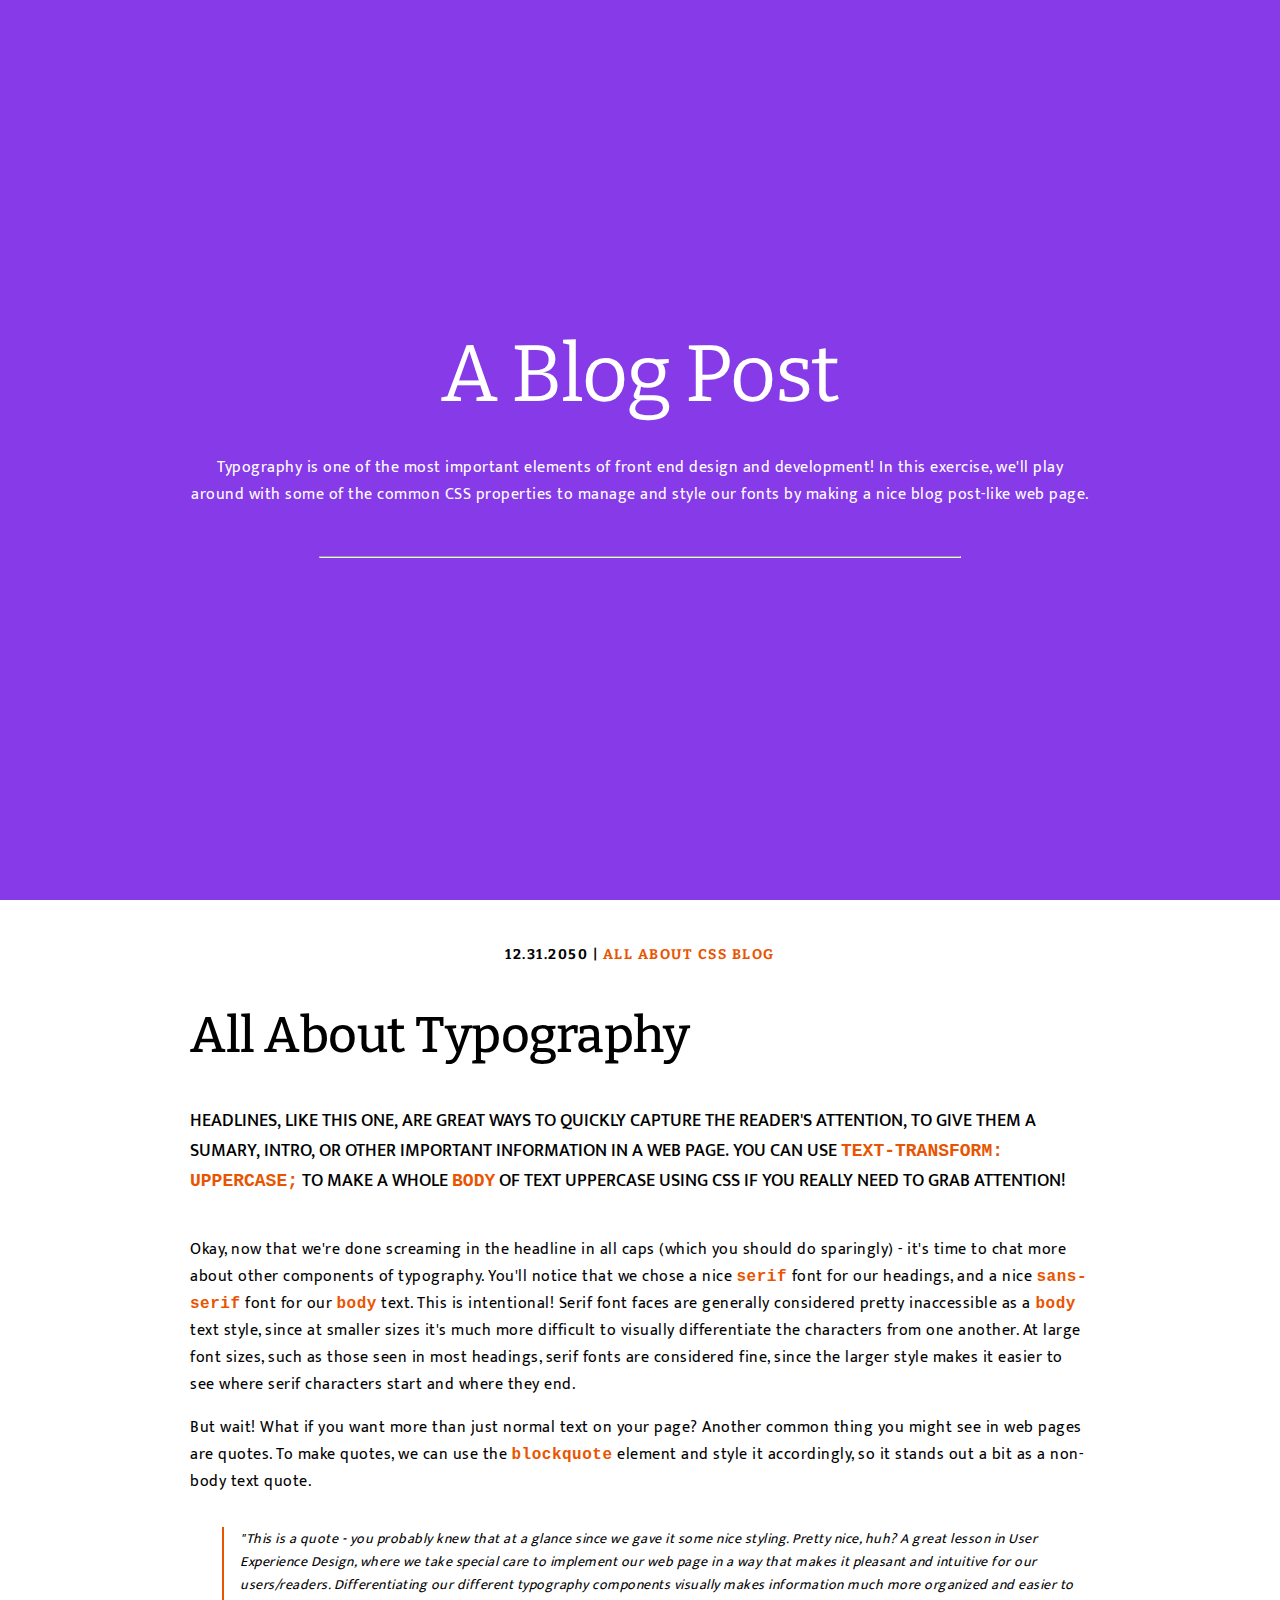
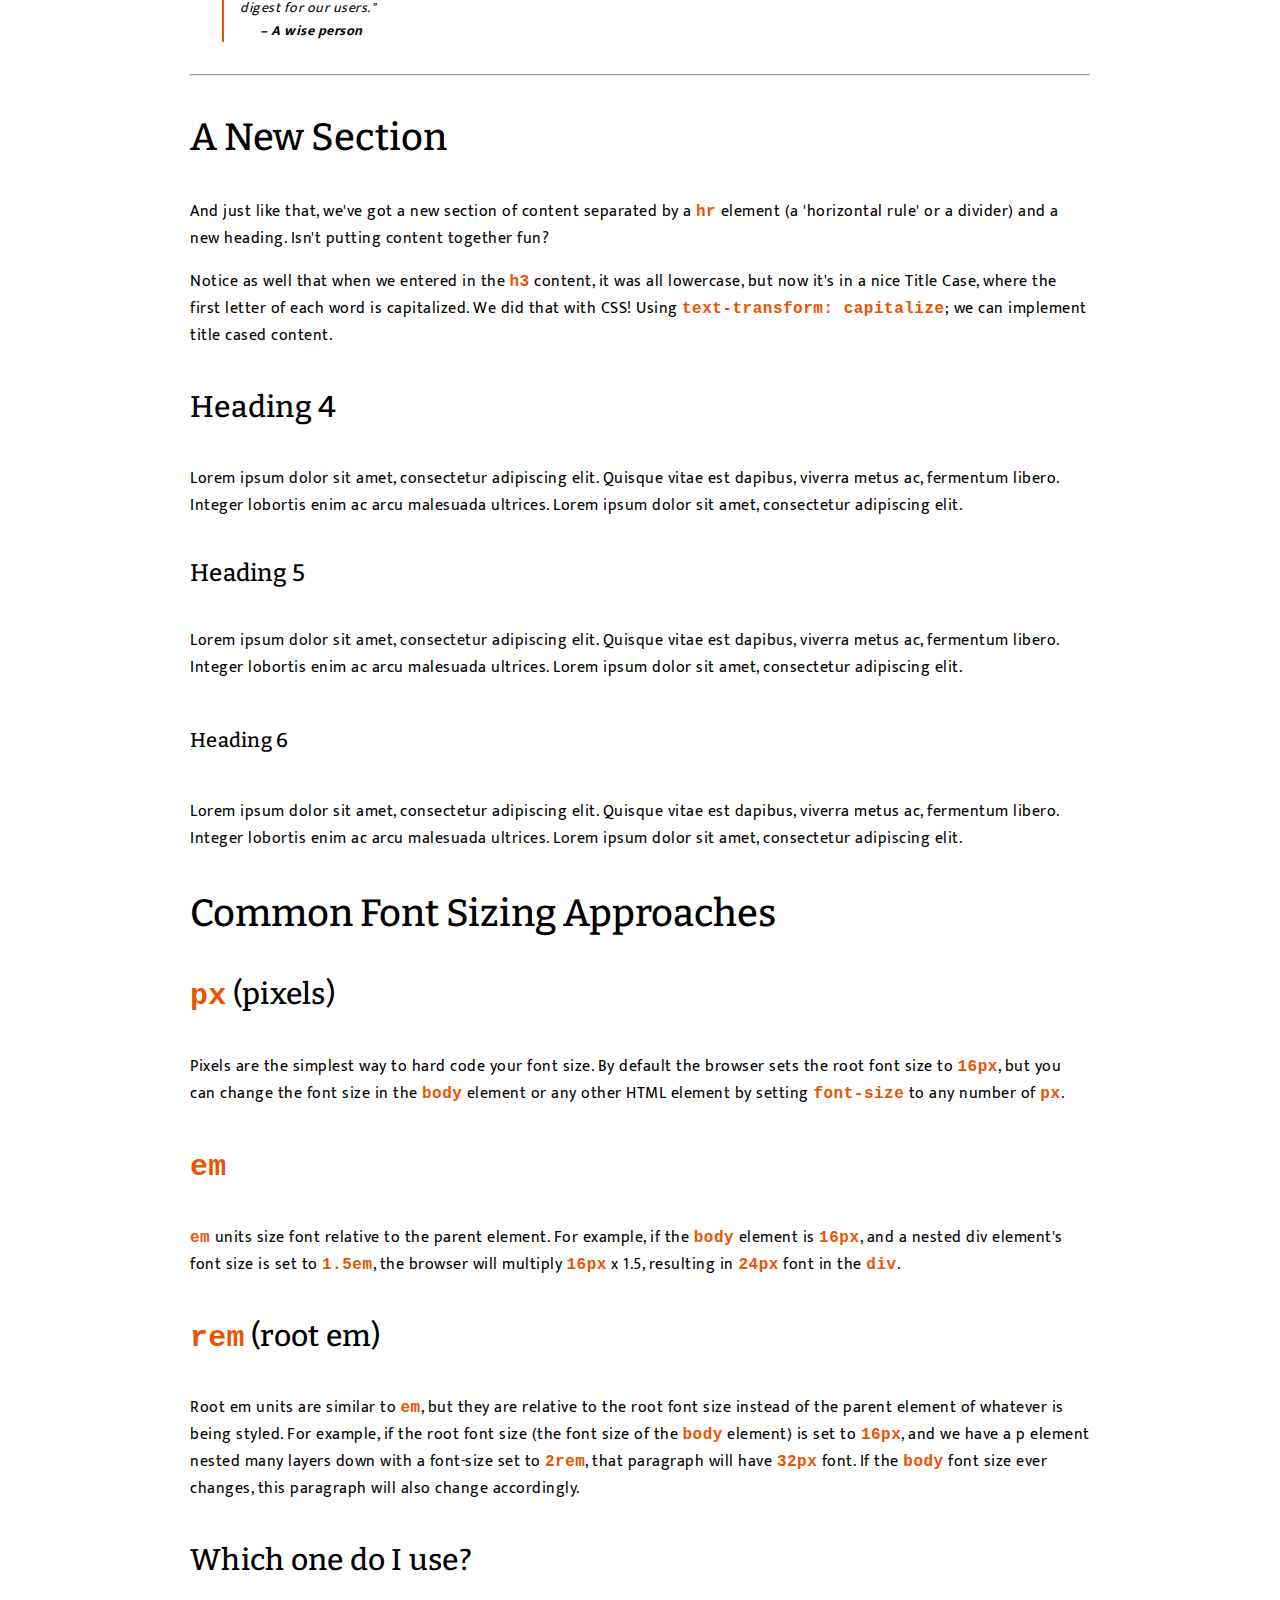
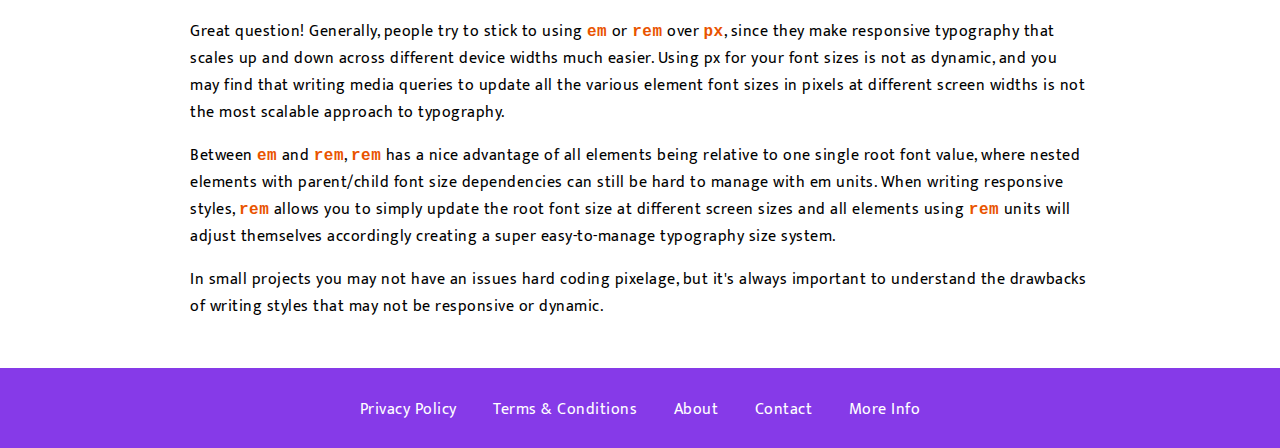
<file: 2_BlogPost/index.html>
<!DOCTYPE html>
<html lang="en">

<head>
    <meta charset="UTF-8" />
    <meta name="viewport" content="width=device-width, initial-scale=1, minimum-scale=1" />
    <link rel="stylesheet" href="index.css" />
    <title>Typography Blog Post</title>
</head>

<body>
    <div class="hero">
        <h1>A Blog Post</h1>
        <p>Typography is one of the most important elements of front end design and development! In this exercise, we'll
            play around with some of the common CSS properties to manage and style our fonts by making a nice blog
            post-like web page.
        </p>
        <hr>
    </div>
    <div class="content">
        <p class="info">12.31.2050 | <span>ALL ABOUT CSS BLOG</span></p>
        <h2>All About Typography</h2>
        <p class="headline">
            Headlines, like this one, are great ways to quickly capture the reader's
            attention, to give them a sumary, intro, or other important information
            in a web page. You can use <code>text-transform: uppercase;</code> to
            make a whole <code>body</code> of text uppercase using CSS if you really need to grab
            attention!
        </p>
        <p>
            Okay, now that we're done screaming in the headline in all caps (which
            you should do sparingly) - it's time to chat more about other components
            of typography. You'll notice that we chose a nice <code>serif</code>
            </code> font for our
            headings, and a nice <code>sans-serif</code> font for our <code>body</code> text. This is
            intentional! Serif font faces are generally considered pretty
            inaccessible as a <code>body</code> text style, since at smaller sizes it's much more
            difficult to visually differentiate the characters from one another. At
            large font sizes, such as those seen in most headings, serif fonts are
            considered fine, since the larger style makes it easier to see where
            serif characters start and where they end.
        </p>
        <p>
            But wait! What if you want more than just normal text on your page?
            Another common thing you might see in web pages are quotes. To make
            quotes, we can use the <code>blockquote</code> element and style it accordingly, so
            it stands out a bit as a non-body text quote.
        </p>
        <blockquote class="quote">
            "This is a quote - you probably knew that at a glance since we gave it
            some nice styling. Pretty nice, huh? A great lesson in User Experience
            Design, where we take special care to implement our web page in a way
            that makes it pleasant and intuitive for our users/readers.
            Differentiating our different typography components visually makes
            information much more organized and easier to digest for our users."
            <cite>– A wise person</cite>
        </blockquote>
        <hr />
        <h3>a new section</h3>

        <p>
            And just like that, we've got a new section of content separated by a
            <code>hr</code>
            element (a 'horizontal rule' or a divider) and a new heading. Isn't
            putting content together fun?
        </p>

        <p>
            Notice as well that when we entered in the <code>h3</code> content, it was all
            lowercase, but now it's in a nice Title Case, where the first letter of
            each word is capitalized. We did that with CSS! Using
            <code>text-transform: capitalize</code>; we can implement title cased
            content.
        </p>

        <h4>Heading 4</h4>

        <p>
            Lorem ipsum dolor sit amet, consectetur adipiscing elit. Quisque vitae
            est dapibus, viverra metus ac, fermentum libero. Integer lobortis enim
            ac arcu malesuada ultrices. Lorem ipsum dolor sit amet, consectetur
            adipiscing elit.
        </p>

        <h5>Heading 5</h5>

        <p>
            Lorem ipsum dolor sit amet, consectetur adipiscing elit. Quisque vitae
            est dapibus, viverra metus ac, fermentum libero. Integer lobortis enim
            ac arcu malesuada ultrices. Lorem ipsum dolor sit amet, consectetur
            adipiscing elit.
        </p>

        <h6>Heading 6</h6>

        <p>
            Lorem ipsum dolor sit amet, consectetur adipiscing elit. Quisque vitae
            est dapibus, viverra metus ac, fermentum libero. Integer lobortis enim
            ac arcu malesuada ultrices. Lorem ipsum dolor sit amet, consectetur
            adipiscing elit.
        </p>

        <h3>Common Font Sizing Approaches</h3>

        <h4><code>px</code> (pixels)</h4>

        <p>
            Pixels are the simplest way to hard code your font size. By default the
            browser sets the root font size to <code>16px</code>, but you can change
            the font size in the <code>body</code> element or any other HTML element by setting
            <code>font-size</code>
            to any number of <code>px</code>.
        </p>

        <h4><code>em</code></h4>

        <p>
            <code>em</code> units size font relative to the parent element. For
            example, if the <code>body</code> element is <code>16px</code>, and a nested div
            element's font size is set to <code>1.5em</code>, the browser will
            multiply <code>16px</code> x 1.5, resulting in <code>24px</code> font in
            the <code>div</code>.
        </p>

        <h4><code>rem</code> (root em)</h4>

        <p>
            Root em units are similar to <code>em</code>, but they are relative to
            the root font size instead of the parent element of whatever is being
            styled. For example, if the root font size (the font size of the <code>body</code>
            element) is set to <code>16px</code>, and we have a p element nested
            many layers down with a font-size set to <code>2rem</code>, that
            paragraph will have <code>32px</code> font. If the <code>body</code> font size ever
            changes, this paragraph will also change accordingly.
        </p>

        <h4>Which one do I use?</h4>

        <p>
            Great question! Generally, people try to stick to using
            <code>em</code> or <code>rem</code> over <code>px</code>, since they
            make responsive typography that scales up and down across different
            device widths much easier. Using px for your font sizes is not as
            dynamic, and you may find that writing media queries to update all the
            various element font sizes in pixels at different screen widths is not
            the most scalable approach to typography.
        </p>

        <p>
            Between <code>em</code> and <code>rem</code>, <code>rem</code> has a
            nice advantage of all elements being relative to one single root font
            value, where nested elements with parent/child font size dependencies
            can still be hard to manage with em units. When writing responsive
            styles, <code>rem</code> allows you to simply update the root font size
            at different screen sizes and all elements using <code>rem</code>
            units will adjust themselves accordingly creating a super easy-to-manage
            typography size system.
        </p>

        <p>
            In small projects you may not have an issues hard coding pixelage, but
            it's always important to understand the drawbacks of writing styles that
            may not be responsive or dynamic.
        </p>
    </div>
    <footer>
        <ul>
            <li>
                <a href="#privacy">Privacy Policy</a>
            </li>
            <li>
                <a href="#terms">Terms & Conditions</a>
            </li>
            <li>
                <a href="#about">About</a>
            </li>
            <li>
                <a href="#contact">Contact</a>
            </li>
            <li>
                <a href="#info">More Info</a>
            </li>
        </ul>
    </footer>
</body>

</html>
</file>
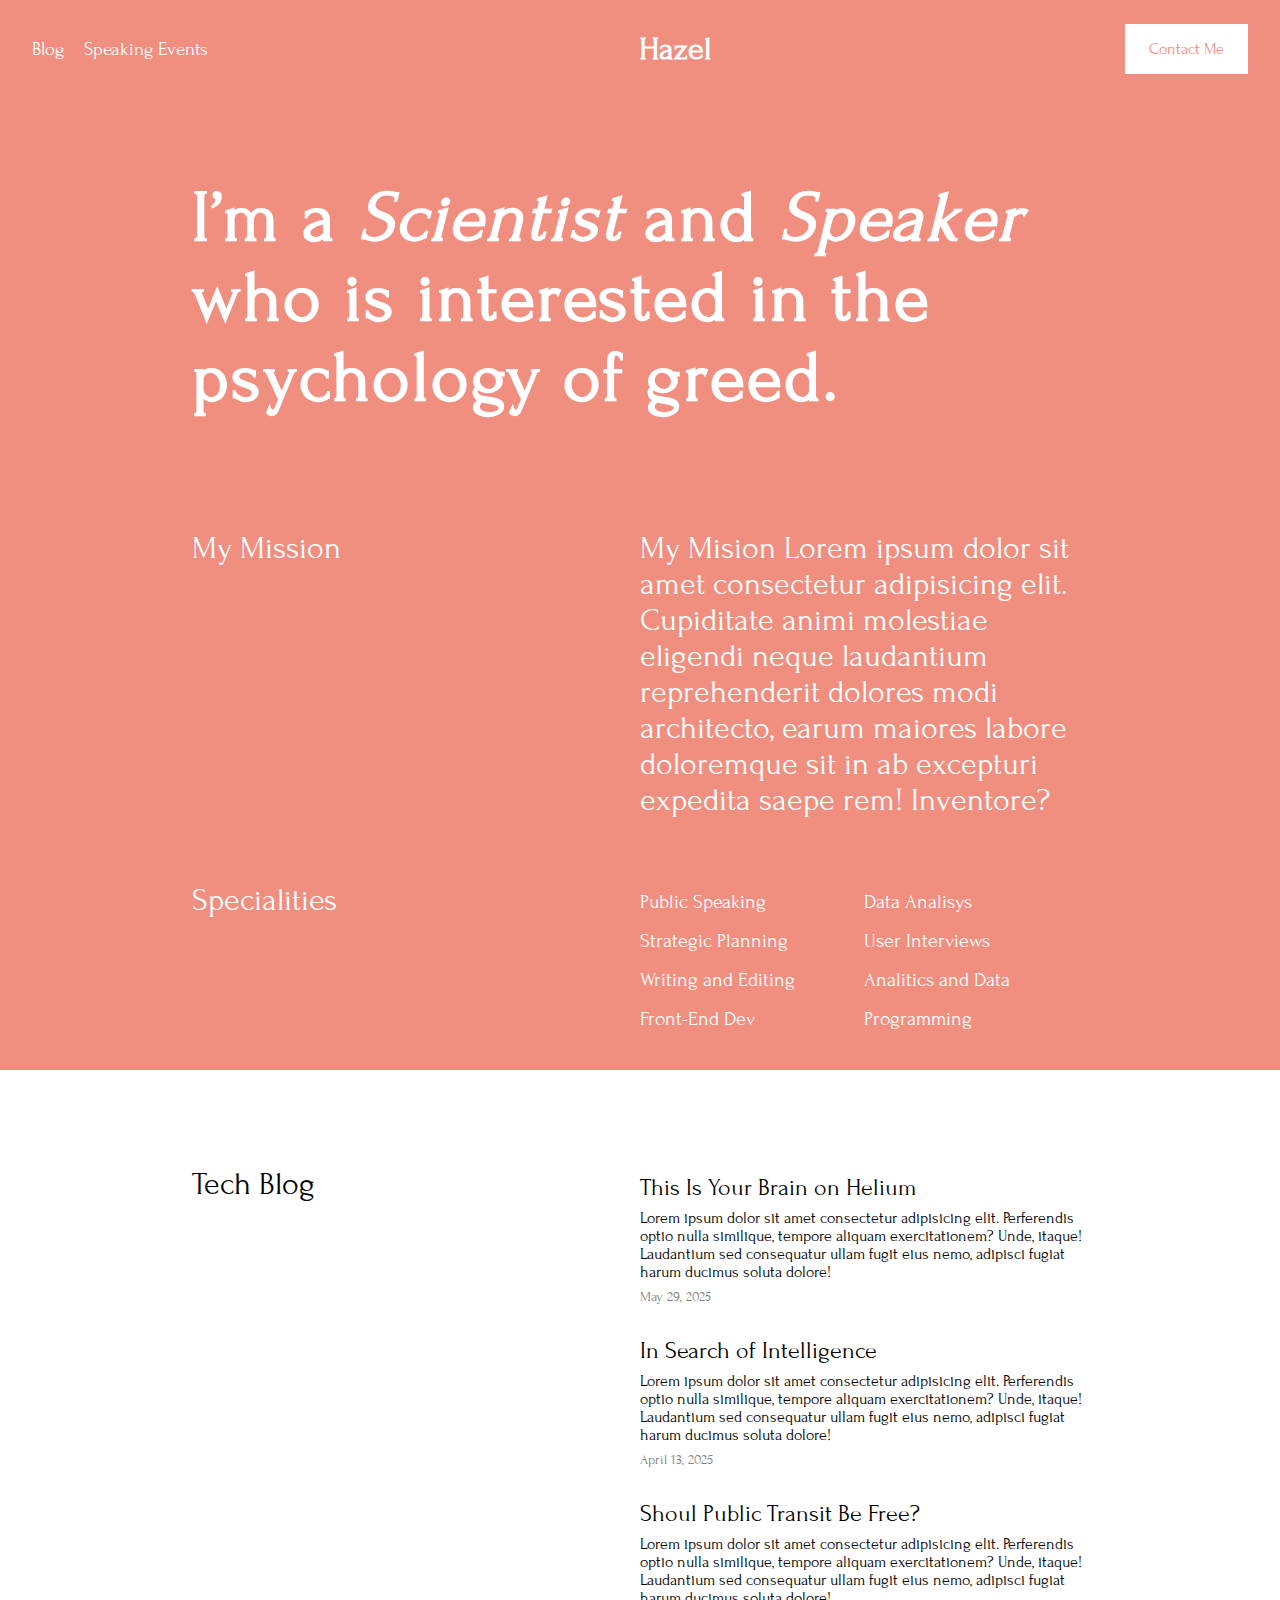
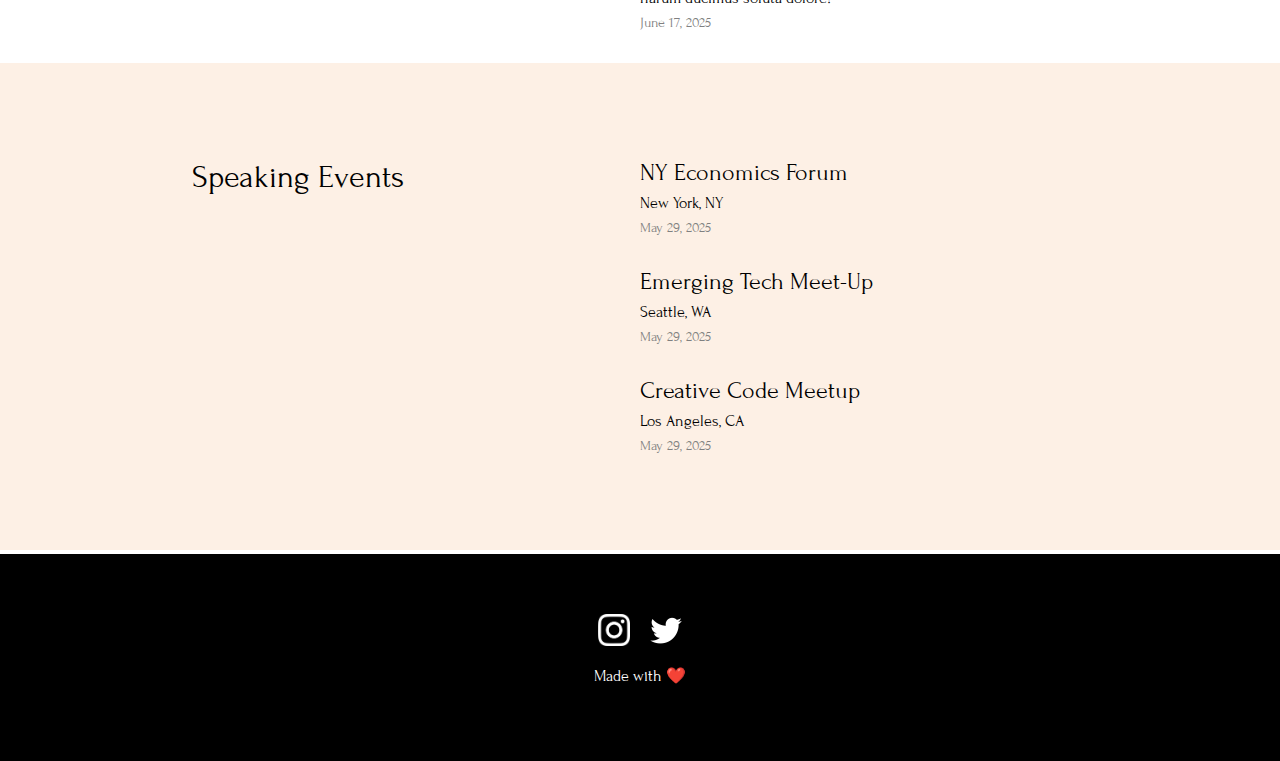
<file: 3_Hazel/index.html>
<!DOCTYPE html>
<html lang="en">
  <head>
    <meta charset="UTF-8" />
    <meta
      name="viewport"
      content="width=device-width, initial-scale=1, minimum-scale=1"
    />
    <link rel="stylesheet" href="index.css" />
    <title>Hazel | CV</title>
  </head>
  <body>
    <section class="hero">
      <header class="navbar">
        <nav class="links">
          <a href="#">Blog</a>
          <a href="#">Speaking Events</a>
        </nav>
        <p>Hazel</p>
        <a class="contact" href="#contact">Contact Me</a>
      </header>
      <div class="hero-content">
        <h1 class="tagline">
          I’m a <em>Scientist</em> and <em>Speaker</em> who is interested in the
          psychology of greed.
        </h1>
        <div class="two-column-section">
          <p class="section-heading">My Mission</p>
          <p>
            My Mision Lorem ipsum dolor sit amet consectetur adipisicing elit.
            Cupiditate animi molestiae eligendi neque laudantium reprehenderit
            dolores modi architecto, earum maiores labore doloremque sit in ab
            excepturi expedita saepe rem! Inventore?
          </p>
        </div>
        <div class="two-column-section">
          <p class="section-heading">Specialities</p>
          <ul class="skills">
            <li>Public Speaking</li>
            <li>Data Analisys</li>
            <li>Strategic Planning</li>
            <li>User Interviews</li>
            <li>Writing and Editing</li>
            <li>Analitics and Data</li>
            <li>Front-End Dev</li>
            <li>Programming</li>
          </ul>
        </div>
      </div>
    </section>
    <section class="blog-section">
      <div class="blog-content">
        <div class="two-column-section">
          <p class="section-heading">Tech Blog</p>
          <div class="blog-posts">
            <p class="blog-title">This Is Your Brain on Helium</p>
            <p class="blog-text">
              Lorem ipsum dolor sit amet consectetur adipisicing elit.
              Perferendis optio nulla similique, tempore aliquam exercitationem?
              Unde, itaque! Laudantium sed consequatur ullam fugit eius nemo,
              adipisci fugiat harum ducimus soluta dolore!
            </p>
            <p class="blog-date">May 29, 2025</p>
            <p class="blog-title">In Search of Intelligence</p>
            <p class="blog-text">
              Lorem ipsum dolor sit amet consectetur adipisicing elit.
              Perferendis optio nulla similique, tempore aliquam exercitationem?
              Unde, itaque! Laudantium sed consequatur ullam fugit eius nemo,
              adipisci fugiat harum ducimus soluta dolore!
            </p>
            <p class="blog-date">April 13, 2025</p>
            <p class="blog-title">Shoul Public Transit Be Free?</p>
            <p class="blog-text">
              Lorem ipsum dolor sit amet consectetur adipisicing elit.
              Perferendis optio nulla similique, tempore aliquam exercitationem?
              Unde, itaque! Laudantium sed consequatur ullam fugit eius nemo,
              adipisci fugiat harum ducimus soluta dolore!
            </p>
            <p class="blog-date">June 17, 2025</p>
          </div>
        </div>
      </div>
    </section>
    <section class="events-section">
      <div class="events-content">
        <div class="two-column-section">
          <p class="section-heading">Speaking Events</p>
          <div class="events-card">
            <p class="event-title">NY Economics Forum</p>
            <p class="event-location">New York, NY</p>
            <p class="event-date">May 29, 2025</p>
            <p class="event-title">Emerging Tech Meet-Up</p>
            <p class="event-location">Seattle, WA</p>
            <p class="event-date">May 29, 2025</p>
            <p class="event-title">Creative Code Meetup</p>
            <p class="event-location">Los Angeles, CA</p>
            <p class="event-date">May 29, 2025</p>
          </div>
        </div>
      </div>
    </section>
    <footer>
      <div class="footer-content">
        <img src="images/instagram.png" alt="" />
        <img src="images/twitter.png" alt="" />
        <p>Made with ❤️</p>
      </div>
    </footer>
  </body>
</html>
</file>
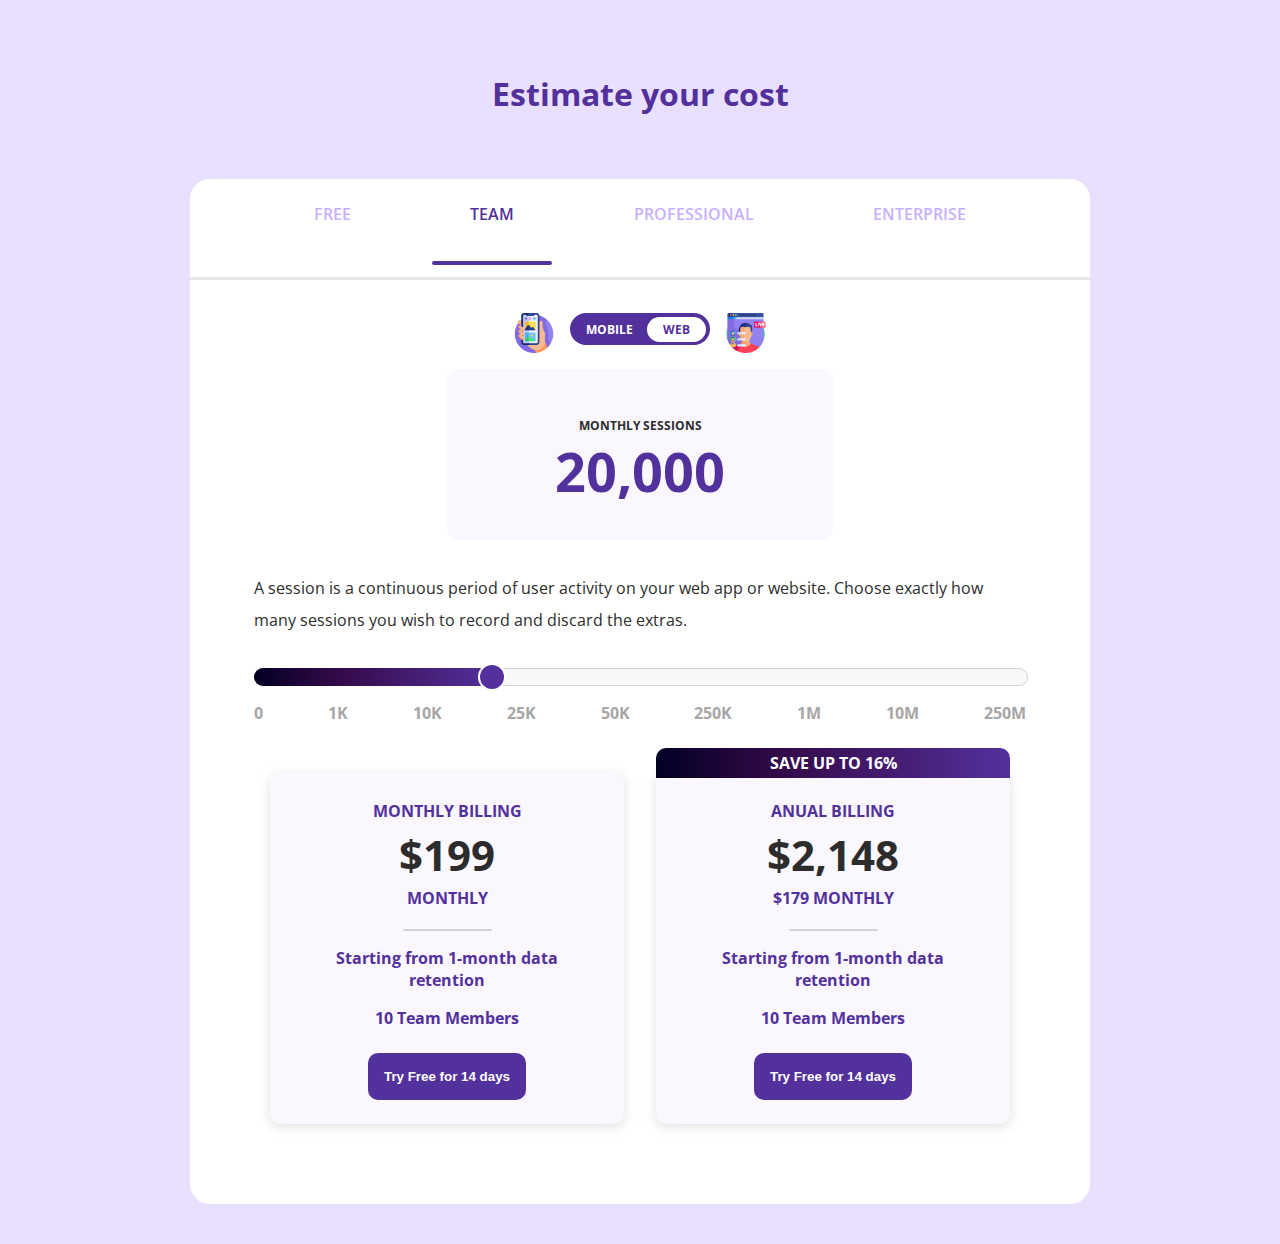
<file: 4_CostEstimator/index.html>
<!DOCTYPE html>
<html>
  <head>
    <meta charset="utf-8" />
    <meta http-equiv="X-UA-Compatible" content="IE=edge" />
    <meta
      name="viewport"
      content="width=device-width, initial-scale=1, minimum-scale=1"
    />
    <link rel="stylesheet" type="text/css" href="index.css" />
    <title>Cost Estimator</title>
  </head>
  <body>
    <h1>Estimate your cost</h1>

    <div class="container">
      <div class="tabs">
        <p>Free</p>
        <p class="active">Team</p>
        <p>Professional</p>
        <p>Enterprise</p>
      </div>
      <div class="line"></div>
      <div class="toogle-wrapper">
        <img src="images/icon1.png" alt="" />
        <div class="toogle">
          <span>Mobile</span>
          <span>Web</span>
        </div>
        <img src="images/icon2.png" alt="" />
      </div>
      <div class="sessions-card">
        <p>Monthly Sessions</p>
        <p class="number">20,000</p>
      </div>
      <p class="description">
        A session is a continuous period of user activity on your web app or
        website. Choose exactly how many sessions you wish to record and discard
        the extras.
      </p>
      <div class="slider">
        <div class="bar">
          <div class="progress"></div>
          <div class="point"></div>
        </div>
        <div class="scale">
          <ul>
            <li>0</li>
            <li>1K</li>
            <li>10K</li>
            <li>25K</li>
            <li>50K</li>
            <li>250K</li>
            <li>1M</li>
            <li>10M</li>
            <li>250M</li>
          </ul>
        </div>
      </div>
      <div class="cards-wrapper">
        <div class="card">
          <div class="top-section">
            <p>Monthly Billing</p>
            <p class="price">$199</p>
            <p>Monthly</p>
          </div>
          <hr />
          <p>Starting from 1-month data retention</p>
          <p>10 Team Members</p>
          <button>Try Free for 14 days</button>
        </div>
        <div class="card">
          <div class="top-section">
            <div class="save-header">
              <p>Save Up to 16%</p>
            </div>
            <p>Anual Billing</p>
            <p class="price">$2,148</p>
            <p>$179 Monthly</p>
          </div>
          <hr />
          <p>Starting from 1-month data retention</p>
          <p>10 Team Members</p>
          <button>Try Free for 14 days</button>
        </div>
      </div>
    </div>
  </body>
</html>
</file>
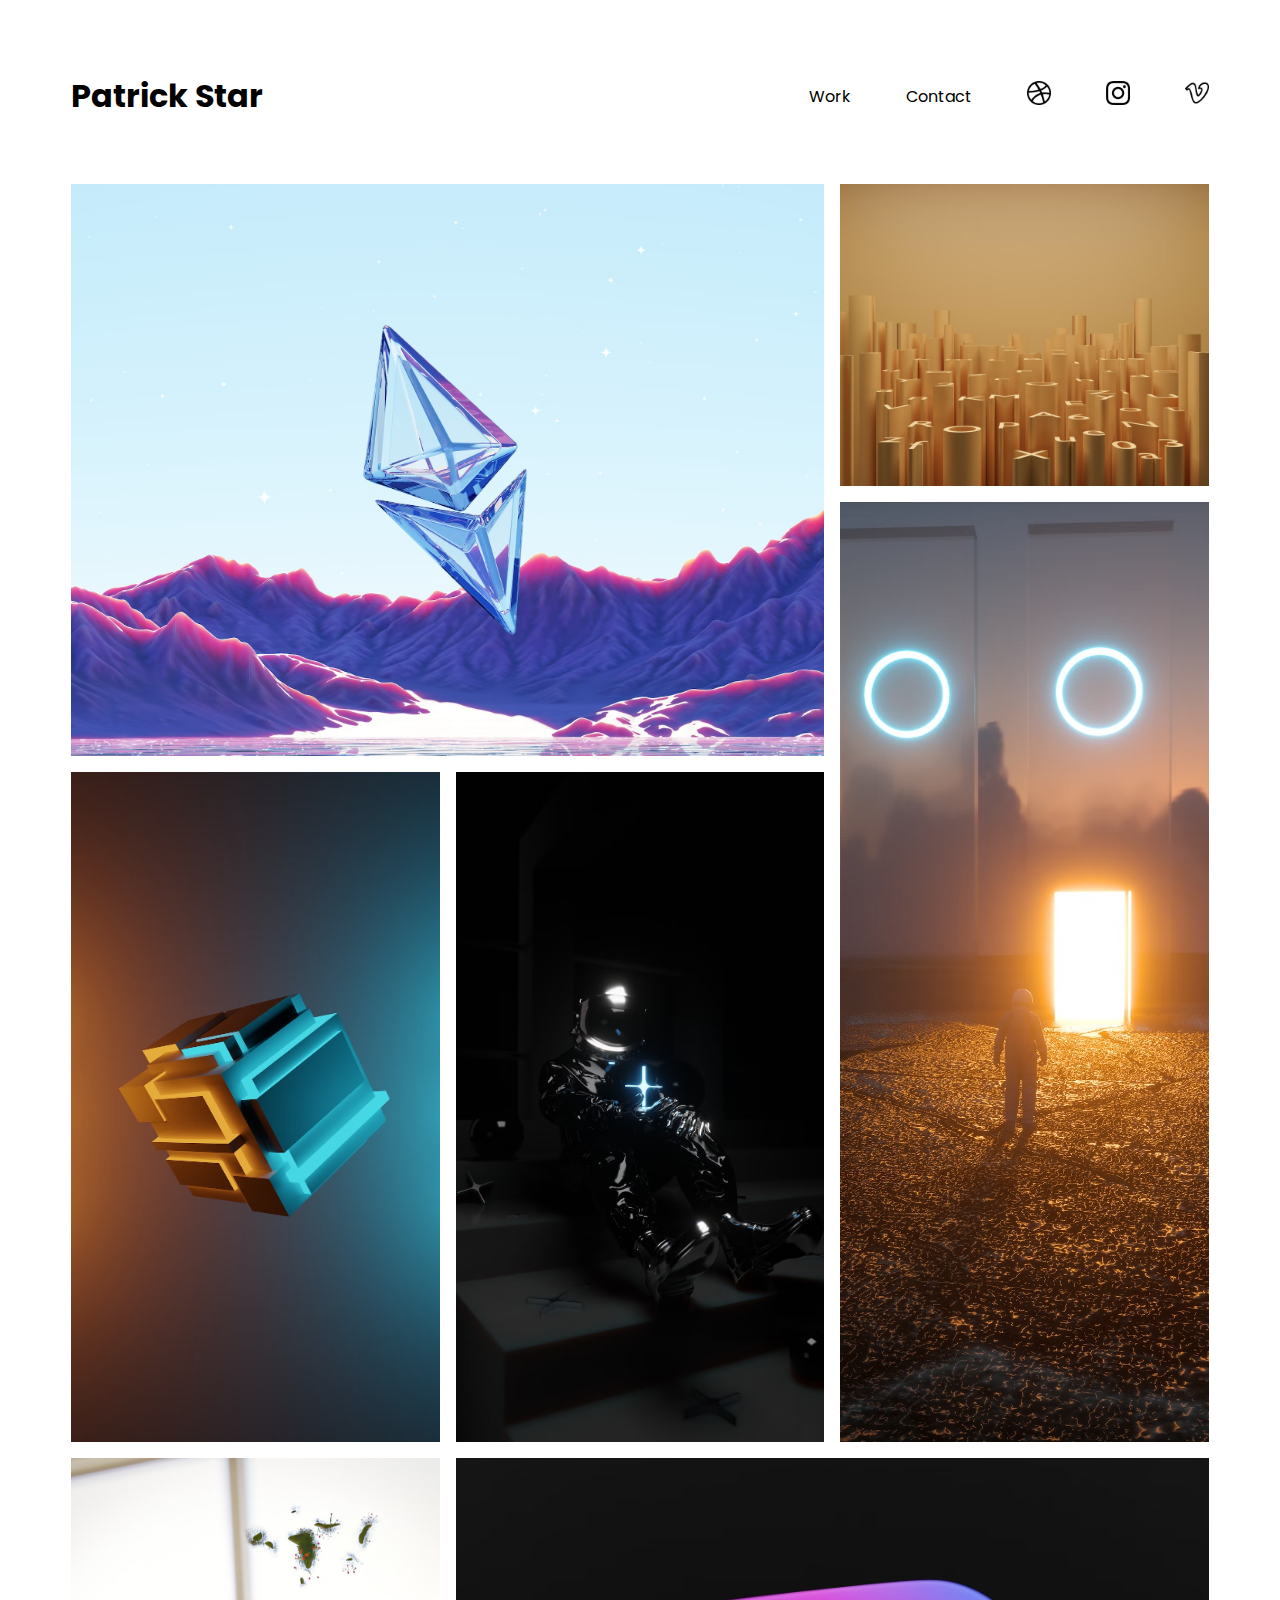
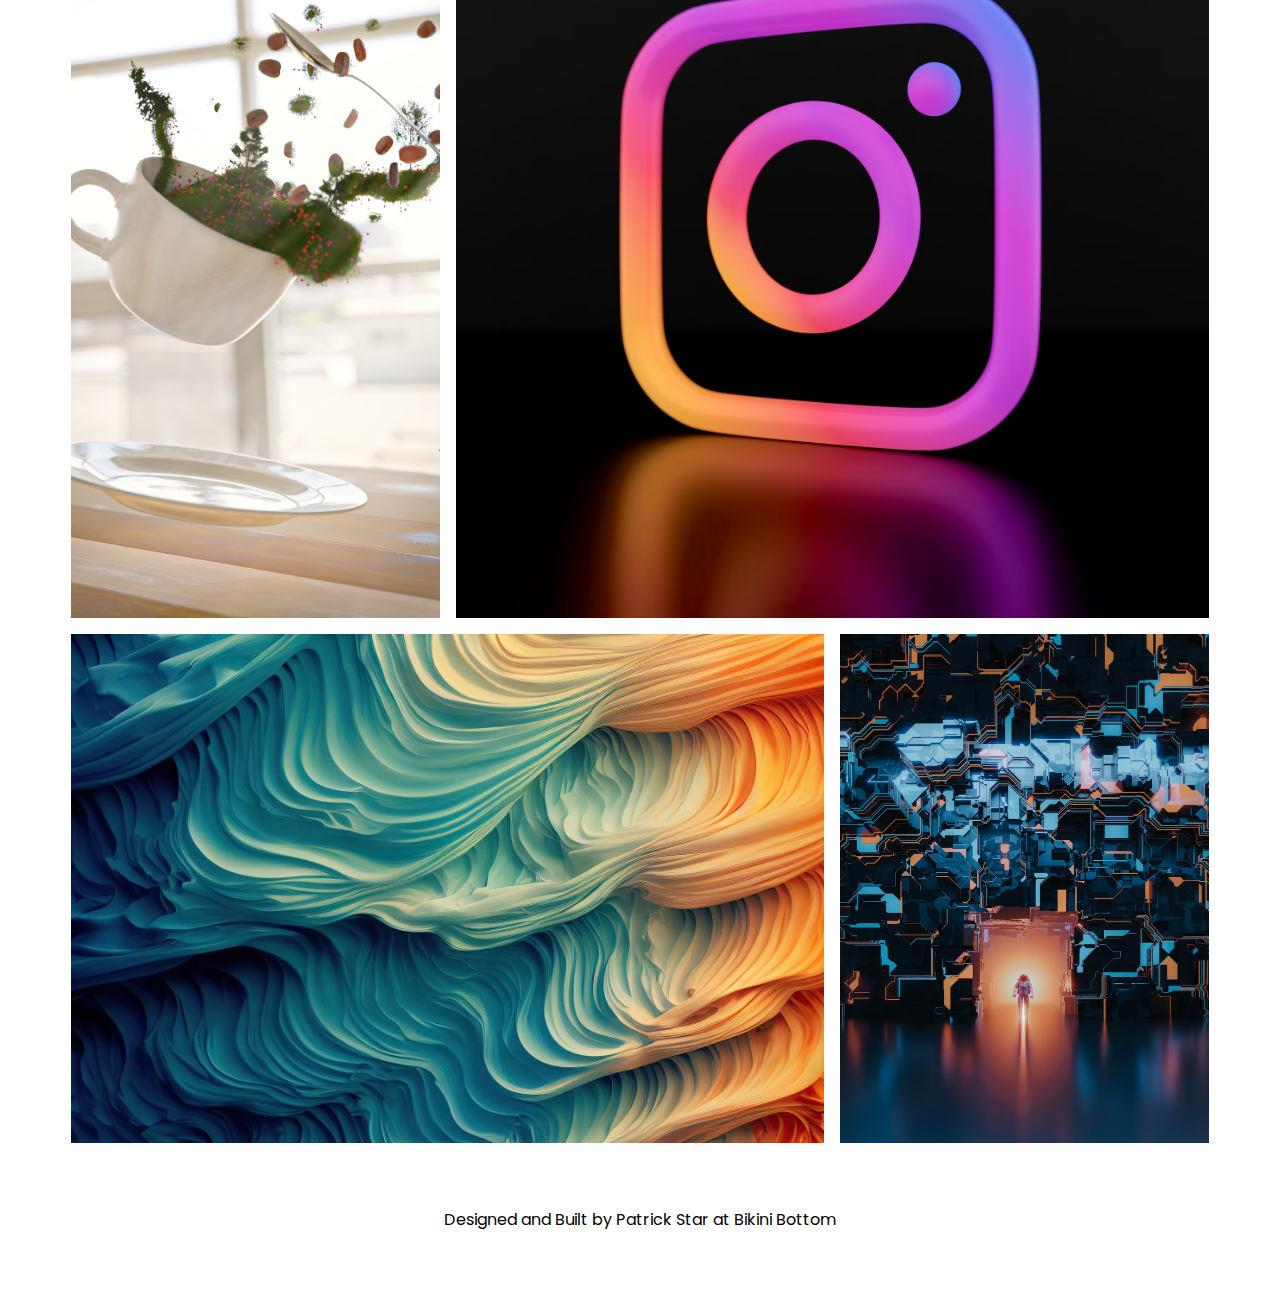
<file: 5_GridProject/index.html>
<!DOCTYPE html>
<html lang="en">
  <head>
    <meta charset="UTF-8" />
    <meta http-equiv="X-UA-Compatible" content="IE=edge" />
    <meta name="viewport" content="width=device-width, initial-scale=1.0" />
    <link rel="stylesheet" href="index.css" />
    <title>Portfolio Site</title>
  </head>

  <body>
    <div class="container">
      <header class="navbar">
        <div class="left">Patrick Star</div>
        <nav class="right">
          <a href="#work">Work</a>
          <a href="#Contact">Contact</a>
          <a href="#dribble">
            <img src="images/dribble_icon.png" alt="" />
          </a>
          <a href="#insta_icon">
            <img src="images/insta_icon.png" alt="" />
          </a>
          <a href="#v">
            <img src="images/v_icon.png" alt="" />
          </a>
        </nav>
        <div class="hamburguer">
          <div class="bar"></div>
          <div class="bar"></div>
          <div class="bar"></div>
        </div>
      </header>
      <div class="project-grid">
        <div class="project" id="eth">
          <img src="images/eth.avif" alt="" />
          <p class="overlay">VIEW PROJECT</p>
        </div>
        <div class="project" id="alphabet">
          <img src="images/alphabet.avif" alt="" />
          <p class="overlay">VIEW PROJECT</p>
        </div>
        <div class="project" id="traveler">
          <img src="images/traveler.avif" alt="" />
          <p class="overlay">VIEW PROJECT</p>
        </div>
        <div class="project" id="cube">
          <img src="images/cube.avif" alt="" />
          <p class="overlay">VIEW PROJECT</p>
        </div>
        <div class="project" id="astro">
          <img src="images/astro.avif" alt="" />
          <p class="overlay white">VIEW PROJECT</p>
        </div>
        <div class="project" id="cup">
          <img src="images/cup.avif" alt="" />
          <p class="overlay">VIEW PROJECT</p>
        </div>
        <div class="project" id="insta">
          <img src="images/insta.avif" alt="" />
          <p class="overlay white">VIEW PROJECT</p>
        </div>
        <div class="project" id="foam">
          <img src="images/foam.avif" alt="" />
          <p class="overlay">VIEW PROJECT</p>
        </div>
        <div class="project" id="dimensional">
          <img src="images/dimensional.avif" alt="" />
          <p class="overlay white">VIEW PROJECT</p>
        </div>
      </div>
      <footer class="footer">
        Designed and Built by Patrick Star at Bikini Bottom
      </footer>
    </div>
  </body>
</html>
</file>
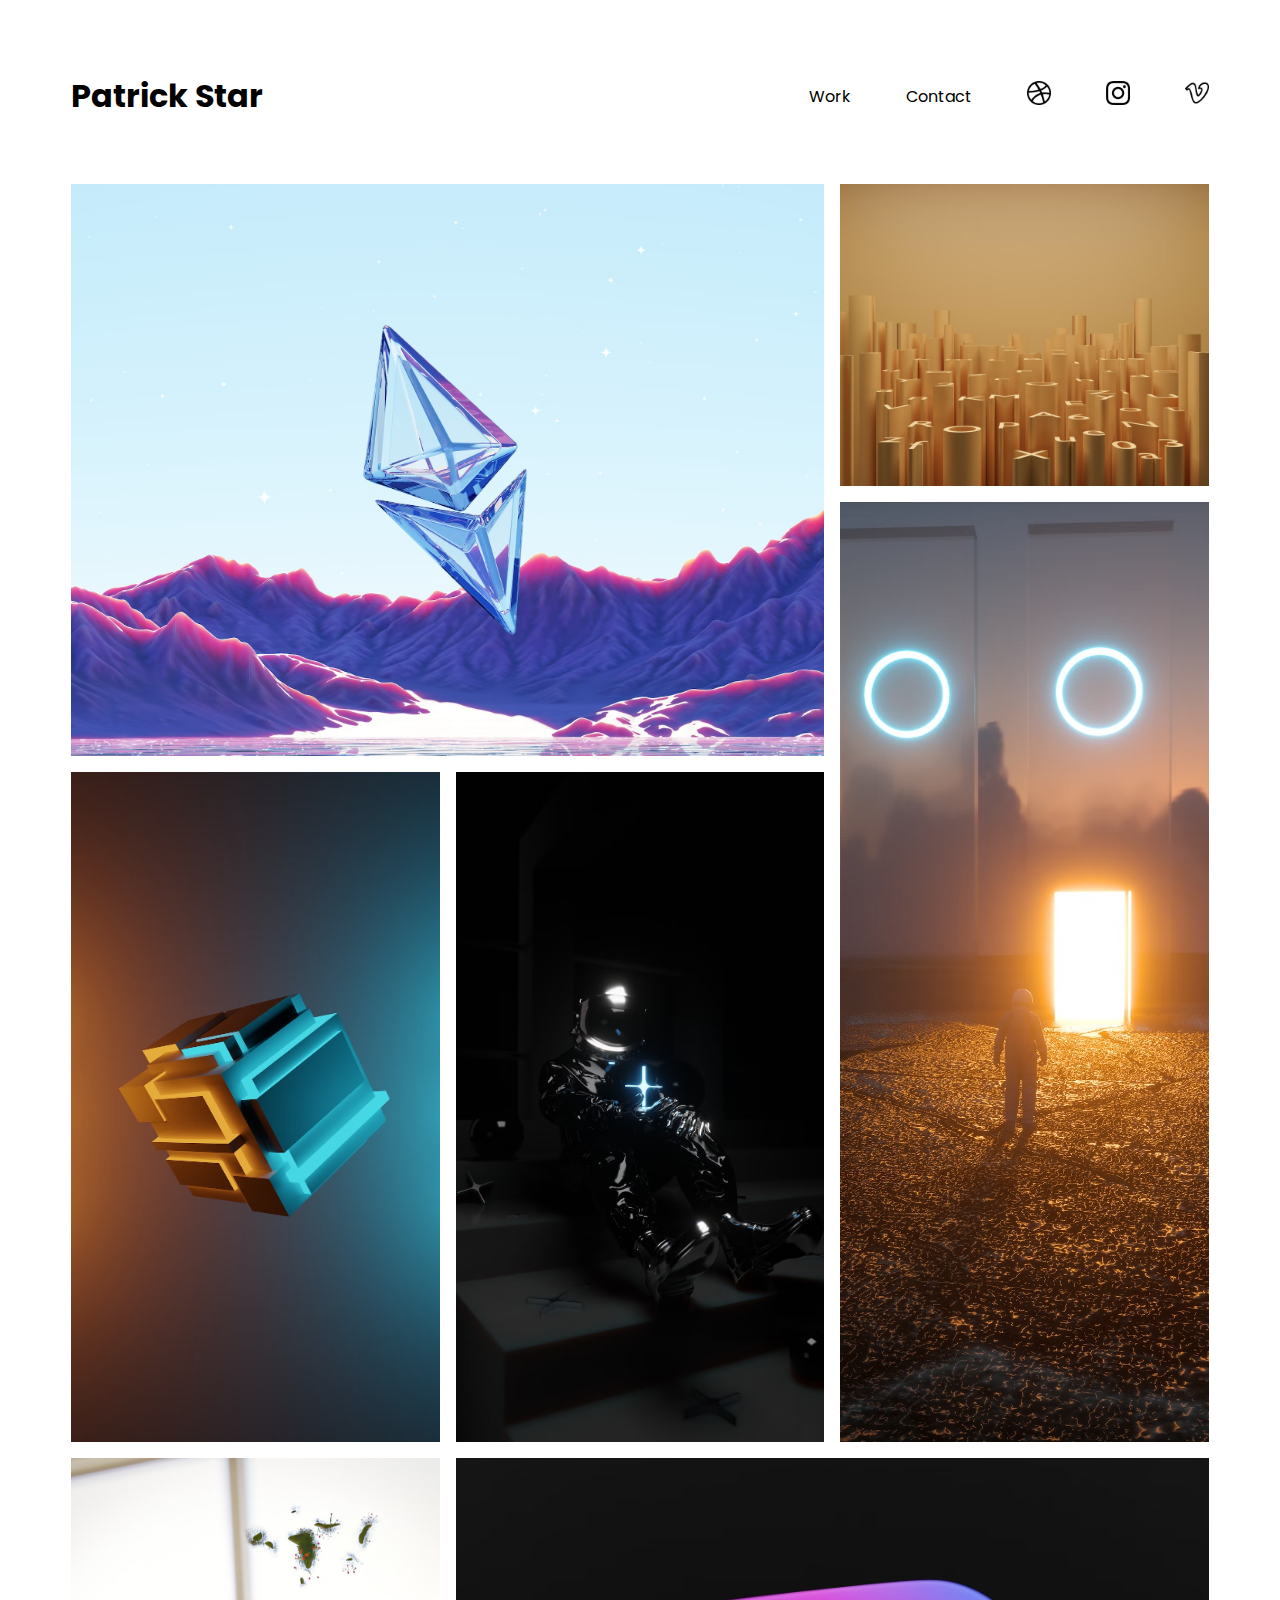
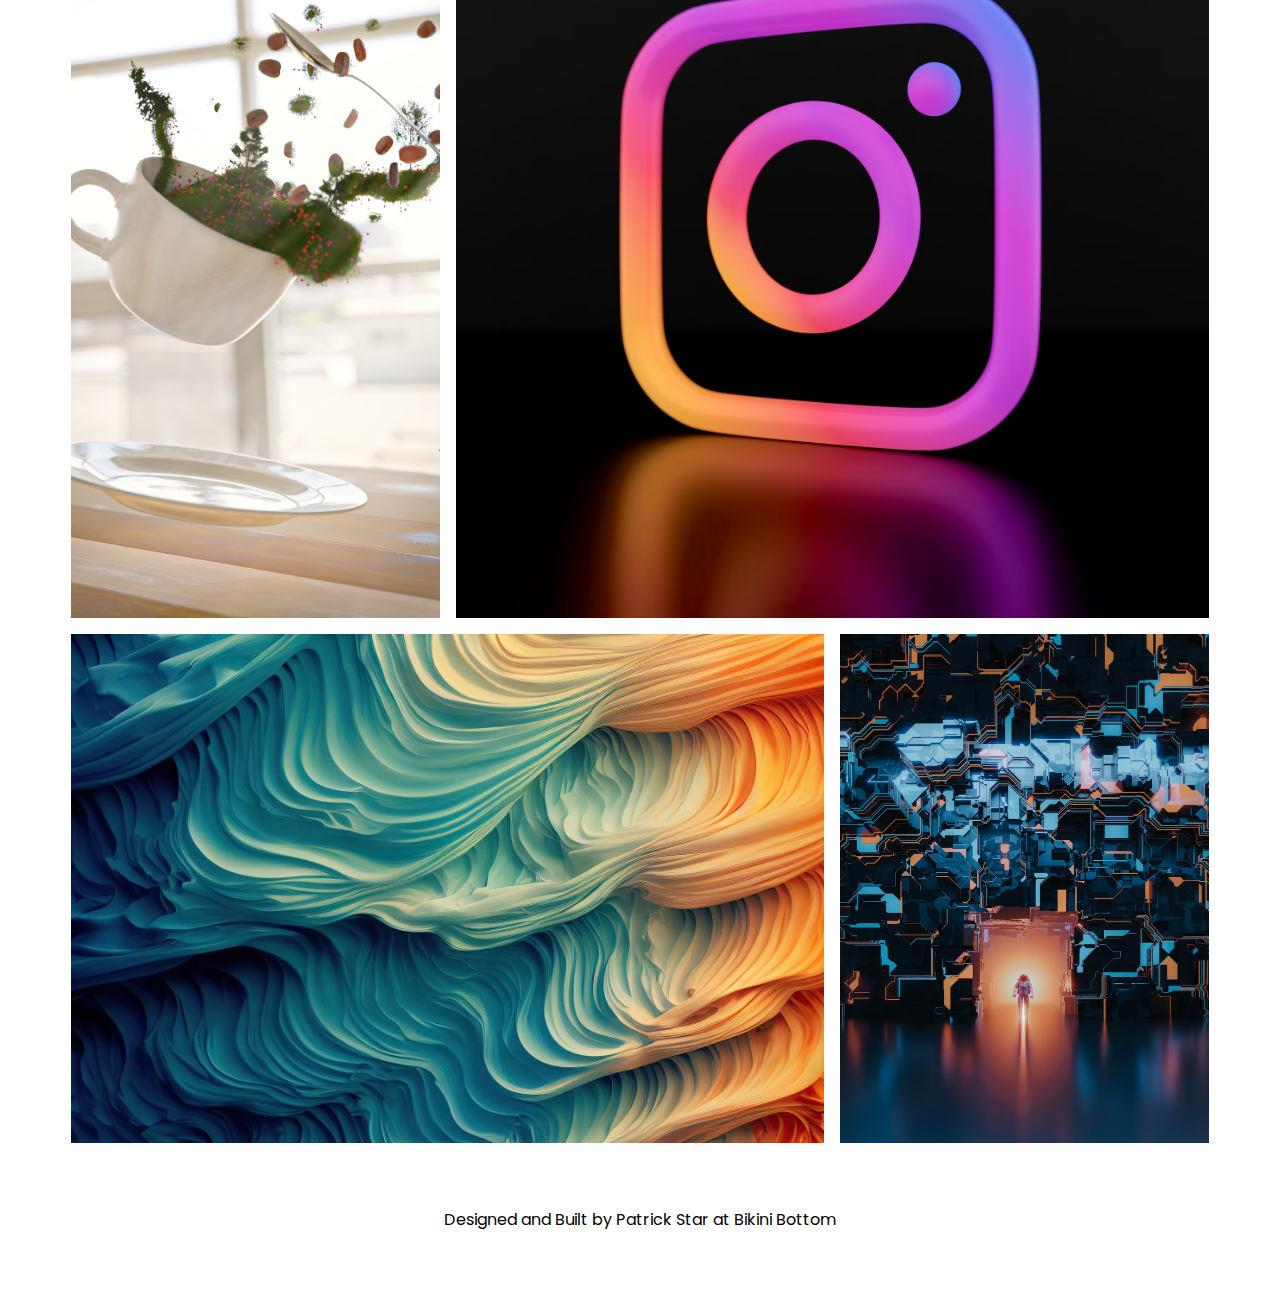
<file: 5_GridProjectAnimated/index.html>
<!DOCTYPE html>
<html lang="en">
  <head>
    <meta charset="UTF-8" />
    <meta http-equiv="X-UA-Compatible" content="IE=edge" />
    <meta name="viewport" content="width=device-width, initial-scale=1.0" />
    <link rel="stylesheet" href="index.css" />
    <title>Portfolio Site</title>
  </head>

  <body>
    <div class="container">
      <header class="navbar">
        <div class="left">Patrick Star</div>
        <nav class="right">
          <a href="#work">Work</a>
          <a href="#Contact">Contact</a>
          <a href="#dribble">
            <img src="images/dribble_icon.png" alt="" />
          </a>
          <a href="#insta_icon">
            <img src="images/insta_icon.png" alt="" />
          </a>
          <a href="#v">
            <img src="images/v_icon.png" alt="" />
          </a>
        </nav>
        <div class="hamburguer">
          <div class="bar1"></div>
          <div class="bar2"></div>
          <div class="bar3"></div>
        </div>
      </header>
      <nav class="mobileNav">
        <a href="#work">Work</a>
        <a href="#Contact">Contact</a>
        <a href="#dribble">
          <img src="images/dribble_icon.png" alt="" />
        </a>
        <a href="#insta_icon">
          <img src="images/insta_icon.png" alt="" />
        </a>
        <a href="#v">
          <img src="images/v_icon.png" alt="" />
        </a>
      </nav>
      <div class="project-grid">
        <div class="project" id="eth">
          <img src="images/eth.avif" alt="" />
          <p class="overlay">VIEW PROJECT</p>
        </div>
        <div class="project" id="alphabet">
          <img src="images/alphabet.avif" alt="" />
          <p class="overlay">VIEW PROJECT</p>
        </div>
        <div class="project" id="traveler">
          <img src="images/traveler.avif" alt="" />
          <p class="overlay">VIEW PROJECT</p>
        </div>
        <div class="project" id="cube">
          <img src="images/cube.avif" alt="" />
          <p class="overlay">VIEW PROJECT</p>
        </div>
        <div class="project" id="astro">
          <img src="images/astro.avif" alt="" />
          <p class="overlay white">VIEW PROJECT</p>
        </div>
        <div class="project" id="cup">
          <img src="images/cup.avif" alt="" />
          <p class="overlay">VIEW PROJECT</p>
        </div>
        <div class="project" id="insta">
          <img src="images/insta.avif" alt="" />
          <p class="overlay white">VIEW PROJECT</p>
        </div>
        <div class="project" id="foam">
          <img src="images/foam.avif" alt="" />
          <p class="overlay">VIEW PROJECT</p>
        </div>
        <div class="project" id="dimensional">
          <img src="images/dimensional.avif" alt="" />
          <p class="overlay white">VIEW PROJECT</p>
        </div>
      </div>
      <footer class="footer">
        Designed and Built by Patrick Star at Bikini Bottom
      </footer>
    </div>
    <script src="index.js"></script>
  </body>
</html>
</file>
<file: 2_BlogPost/index.css>
@import url("https://fonts.googleapis.com/css2?family=Bitter:wght@300;400;500;700&family=Mukta:wght@300;400;500;700&display=swap");

h1,
h2,
h3,
h4,
h5,
h6 {
  font-family: "Bitter", serif;
  font-weight: 500;
}

h1 {
  margin: 0;
  font-size: 80px;
  font-weight: 400;
  letter-spacing: -1.5px;
}

h2 {
  font-size: 50px;
  letter-spacing: -0.5px;
}

h3 {
  font-size: 38px;
  letter-spacing: 0px;
}

.hero {
  background-color: #863ae8;
  height: 100vh;
  color: white;
  text-align: center;

  display: flex;
  flex-direction: column;
  align-items: center;
  justify-content: center;
}

.hero h1,
.hero p {
  width: 75%;
  max-width: 900px;
  margin: 16px 0;
}

.hero hr {
  width: 50%;
  margin: 32px 0;
}

.content h3 {
  text-transform: capitalize;
}

h4 {
  font-size: 30px;
  letter-spacing: 0.25px;
}

h5 {
  font-size: 24px;
  letter-spacing: 0.25px;
}

h6 {
  font-size: 20px;
  letter-spacing: 0.25px;
}

code {
  color: #e95400;
  font-weight: bold;
}

body {
  font-family: "Mukta", sans-serif;
  font-size: 16px;
  margin: 0;
  padding: 0;
  letter-spacing: 0.5px;
}

.content {
  max-width: 900px;
  margin: 0 auto;
  padding: 32px;
}

.info {
  text-align: center;
  font-family: "Bitter", serif;
  font-weight: bold;
  font-size: 14px;
  text-transform: uppercase;
  letter-spacing: 1.5px;
}

.info span {
  color: #e95400;
}

.headline {
  font-size: 18px;
  text-transform: uppercase;
  font-weight: 500;
  letter-spacing: 0px;
  margin: 40px 0;
}

.quote {
  font-style: italic;
  font-size: 14px;
  border-left: 2px solid #e95400;
  padding-left: 16px;
  margin: 32px 0 32px 32px;
}

.quote cite {
  display: block;
  font-weight: 700;
  margin-left: 20px;
}

footer {
  background-color: #863ae8;
}

footer ul {
  list-style: none;
  margin: 0 auto;
  width: 100%;
  max-width: 900px;
  text-align: center;
  padding: 28px 0;
}

footer ul li {
  display: inline;
  padding: 0 16px;
}

footer li a {
  text-decoration: none;
  color: white;
}

footer li a:hover {
  text-decoration: underline;
}
</file>
<file: 3_Hazel/index.css>
@import url("https://fonts.googleapis.com/css2?family=Forum&display=swap");

body {
  margin: 0;
  padding: 0;
  font-family: "Forum", serif;
}

.hero {
  min-height: 90vh;
  background-color: #f08e80;
  color: white;
  display: inline-block;
}

.navbar {
  display: flex;
  justify-content: space-between;
  align-items: center;
  padding: 24px 32px;
}

.navbar .links a {
  color: white;
  text-decoration: none;
  margin-right: 16px;
  font-size: 1.2rem;
}

.navbar p {
  margin: 0;
  font-size: 2rem;
  font-weight: bold;
}

.navbar .contact {
  background-color: white;
  color: #f08e80;
  padding: 16px 24px;
  text-decoration: none;
}

.navbar .contact:hover {
  opacity: 0.8;
}

.hero-content {
  padding: 0 15%;
}

.hero-content .tagline {
  font-size: 4.5rem;
  letter-spacing: 2px;
  padding: 32px 0;
}

.two-column-section {
  font-size: 2rem;
}

.two-column-section > p {
  width: 50%;
  float: left;
}

.two-column-section .skills {
  width: 50%;
  box-sizing: border-box;
  float: left;
  padding: 0;
  list-style: none;
}

.two-column-section .skills li {
  width: 50%;
  float: left;
  font-size: 1.25rem;
  margin: 8px 0;
}

.blog-section {
  background-color: white;
  padding: 64px 0;
}

.blog-content {
  padding: 0 15%;
}

.two-column-section .blog-posts {
  width: 50%;
  float: left;
}

.blog-title {
  font-size: 1.5rem;
}

.blog-text {
  font-size: 1rem;
}

.blog-posts {
  margin-top: 32px;
}

.blog-posts .blog-date {
  font-size: 0.9rem;
  color: grey;
  margin-bottom: 32px;
}

.blog-posts p {
  margin: 8px 0;
}

.events-section {
  background-color: #fdf0e5;
  padding: 64px 0;
  display: inline-block;
  width: 100%;
}

.events-content {
  padding: 0 15%;
}

.two-column-section .events-card {
  width: 50%;
  float: left;
  margin-top: 24px;
}

.event-title {
  font-size: 1.5rem;
}

.event-location {
  font-size: 1rem;
}

.events-card .event-date {
  font-size: 0.9rem;
  color: grey;
  margin-bottom: 32px;
}

.events-card p {
  margin: 8px 0;
}

footer {
  background-color: black;
  color: white;
  padding: 60px;
}

.footer-content {
  text-align: center;
}

footer img {
  height: 2rem;
  width: 2rem;
  margin: 0 8px;
}

@media only screen and (max-width: 1000px) {
  .hero-content,
  .blog-content,
  .events-content {
    padding: 0 10%;
  }
}

@media only screen and (max-width: 750px) {
  .hero-content .tagline {
    font-size: 3.5rem;
  }

  .two-column-section > p {
    width: 100%;
  }

  .two-column-section .skills {
    width: 100%;
  }

  .two-column-section .blog-posts {
    width: 100%;
  }

  .section-heading {
    font-weight: bold;
    font-size: 2.5rem;
    margin-bottom: 0;
  }
}

@media only screen and (max-width: 480px) {
  .hero-content .tagline {
    font-size: 3rem;
    margin: 0;
  }

  .links {
    display: none;
  }
}
</file>
<file: 4_CostEstimator/index.css>
@import url("https://fonts.googleapis.com/css2?family=Open+Sans:wght@300;500;600&display=swap");

body {
    background-color: rgb(233, 223, 255);
    font-family: "Open Sans", sans-serif;
    display: flex;
    flex-direction: column;
    justify-content: center;
    align-items: center;
    padding: 32px;
    color: rgb(44, 44, 44);
}

h1 {
    color: rgb(83, 49, 156);
    margin: 32px 0 64px 0;
}

.container {
    background-color: white;
    width: 100%;
    max-width: 900px;
    box-sizing: border-box;
    display: flex;
    flex-direction: column;
    justify-content: center;
    align-items: center;
    border-radius: 20px;
    position: relative;
    padding: 0 64px 64px 64px;
}

.container .tabs {
    width: 100%;
    display: flex;
    text-transform: uppercase;
    flex-direction: row;
    justify-content: space-around;
    color: rgb(200, 175, 255);
    font-weight: 600;
    padding: 0 64px 64px 64px;
}

.container .tabs p {
    padding: 8px;
}

.container .tabs p.active {
    color: rgb(83, 49, 156);
    position: relative;
}

.container .tabs p:hover {
    color: rgb(83, 49, 156);
    cursor: pointer;
}

.line {
    height: 3px;
    position: absolute;
    top: 98px;
    background-color: rgb(231, 231, 231);
    width: 100%;
}

.container .tabs p.active::before {
    content: "";
    border-radius: 10px;
    width: 200%;
    height: 4px;
    background-color: rgb(83, 49, 156);
    position: absolute;
    bottom: -32px;
    left: -50%;
    z-index: 2;
}

.container .toogle-wrapper {
    display: flex;
}

.container .toogle-wrapper img {
    height: 40px;
    margin: 0 16px;
}

.container .toogle {
    background-color: rgb(83, 49, 156);
    box-sizing: border-box;
    height: 32px;
    width: 140px;
    border-radius: 20px;
    display: flex;
    justify-content: space-between;
    padding: 0 4px 0 16px;
    align-items: center;
    text-transform: uppercase;
    font-weight: bold;
    font-size: 12px;
}

.container .toogle span:first-of-type {
    color: white;
}

.container .toogle span:last-of-type {
    background-color: white;
    color: rgb(83, 49, 156);
    padding: 4px 16px;
    border-radius: 20px;
}

.container .sessions-card {
    background-color: rgb(250, 247, 255);
    text-align: center;
    padding: 32px;
    width: 50%;
    text-transform: uppercase;
    margin: 16px 0;
    border-radius: 10px;
    box-sizing: border-box;
}

.container .sessions-card p {
    color: rgb(44, 44, 44);
    font-size: 12px;
    font-weight: bold;
    margin: 16px 0 0 0;
}

.container .sessions-card .number {
    color: rgb(83, 49, 156);
    font-size: 54px;
    margin: 0;
}

.container .description {
    line-height: 32px;
    margin: 16px 0 32px 0;
}

.container .slider {
    width: 100%;
    position: relative;
    margin-bottom: 16px;
}

.container .slider .bar {
    width: 100%;
    height: 16px;
    background-color: rgb(248, 248, 248);
    border: 1px solid rgb(210, 210, 210);
    border-radius: 20px;
}

.container .slider .bar .progress {
    width: 31%;
    height: 18px;
    background: linear-gradient(
            90deg,
            rgba(2, 0, 36, 1) 0%,
            rgba(53, 10, 74, 1) 36%,
            rgba(83, 49, 156, 1) 100%
    );
    border-top-left-radius: 20px;
    border-bottom-left-radius: 20px;
    position: absolute;
    top: 0;
    left: 0;
}

.container .slider .bar .point {
    height: 24px;
    width: 24px;
    background-color: rgb(83, 49, 156);
    border-radius: 50px;
    position: absolute;
    top: -5px;
    left: 29%;
    border: 2px solid white;
    transition: 0.15s transform ease;
}

.container .slider .bar .point:hover {
    cursor: pointer;
    transform: scale(1.15);
}

.container .slider .scale {
    width: 100%;
}

.container .slider .scale ul {
    list-style: none;
    display: flex;
    justify-content: space-between;
    padding: 0;
    font-weight: bold;
    color: rgb(166, 166, 166);
}

.cards-wrapper {
    display: flex;
}

.card {
    background-color: rgb(250, 247, 255);
    text-align: center;
    font-weight: bold;
    border-radius: 10px;
    color: rgb(83, 49, 156);
    margin: 16px;
    padding: 16px 32px;
    box-shadow: 0 3px 11px 1px rgba(0, 0, 0, 0.1);
    transition: 0.15s transform ease;
    position: relative;
}

.card:hover {
    transform: translateY(-8px);
}

.card .top-section {
    padding: 8px;
    text-transform: uppercase;
}

.card .top-section p {
    margin: 4px 0;
}

.card .price {
    font-size: 42px;
    color: rgb(44, 44, 44);
}

.card hr {
    width: 30%;
    border: 1px solid rgb(210, 210, 210);
    border-radius: 2px;
}

.card button {
    border: none;
    color: white;
    font-weight: bold;
    background-color: rgb(83, 49, 156);
    padding: 16px;
    border-radius: 10px;
    transition: 0.15s transform ease;
    margin: 8px 0;
}

.card button:hover {
    cursor: pointer;
    transform: scale(1.05);
}

.card .save-header {
    width: 100%;
    color: white;
    background: linear-gradient(
            90deg,
            rgba(2, 0, 36, 1) 0%,
            rgba(53, 10, 74, 1) 36%,
            rgba(83, 49, 156, 1) 100%
    );
    position: absolute;
    top: -24px;
    left: 0;
    border-top-left-radius: 10px;
    border-top-right-radius: 10px;
}


@media only screen and (max-width: 750px) {
    .card {
        width: 100%;
    }

    .cards-wrapper {
        flex-wrap: wrap-reverse;
    }

    .container .sessions-card {
        width: 80%;
    }
}

@media only screen and (max-width: 600px) {
    body {
        padding: 16px;
    }

    h1 {
        margin: 16px 0;
    }

    .container {
        padding: 0 0 16px 0;
    }

    .container .sessions-card {
        width: 95%;
    }

    .container .toogle-wrapper {
        width: 90%;
        justify-content: space-around;
    }

}
</file>
<file: 5_GridProject/index.css>
@import url("https://fonts.googleapis.com/css2?family=Poppins:wght@400;700&display=swap");

body {
  font-family: "Poppins", sans-serif;
}

.container {
  max-width: 90%;
  margin: 0 auto;
  padding: 0 16px;
}

.navbar {
  display: flex;
  justify-content: space-between;
  padding: 64px 0;
}

.navbar .left {
  font-size: 32px;
  font-weight: bold;
}

.navbar .right {
  width: 400px;
  display: flex;
  justify-content: space-between;
  align-items: center;
}

.navbar .right a {
  text-decoration: none;
  color: black;
}

.navbar .right a:hover {
  text-decoration: underline;
}

.navbar .right img {
  width: 24px;
  height: 24px;
}

.navbar .hamburguer {
  height: 50px;
  width: 50px;
}

.navbar .bar {
  background-color: black;
  height: 4px;
  width: 36px;
  margin: 3px;
  border-radius: 10px;
}

.navbar .hamburguer {
  display: none;
}

.project-grid {
  display: grid;
  grid-template-areas:
    "eth eth alphabet"
    "eth eth traveler"
    "cube astro traveler"
    "cup insta insta"
    "cup insta insta"
    "foam foam dimensional"
    "foam foam dimensional";
  row-gap: 16px;
  column-gap: 16px;
  width: 100%;
}

#eth {
  grid-area: eth;
}
#alphabet {
  grid-area: alphabet;
}
#traveler {
  grid-area: traveler;
}
#cube {
  grid-area: cube;
}
#astro {
  grid-area: astro;
}
#cup {
  grid-area: cup;
}
#insta {
  grid-area: insta;
}
#foam {
  grid-area: foam;
}
#dimensional {
  grid-area: dimensional;
}

.project {
  /* width: 600px; */
  position: relative;
}

.project img {
  object-fit: cover;
  width: 100%;
  height: 100%;
}

.project .overlay {
  background-color: rgba(255, 255, 255, 0.1);
  position: absolute;
  top: 0;
  left: 0;
  width: 100%;
  height: 100%;
  display: flex;
  justify-content: center;
  align-items: center;
  margin: 0;
  font-size: 36px;
  font-weight: bold;
  letter-spacing: 2px;
  opacity: 0;
  transition: all 0.2s ease;
}

.project .overlay.white {
  color: white;
}

.project .overlay:hover {
  opacity: 1;
  cursor: pointer;
}

.footer {
  text-align: center;
  padding: 64px;
}

@media only screen and (max-width: 1100px) {
  .container {
    max-width: 100%;
  }

  .project-grid {
    max-width: 100%;
    grid-template-areas:
      "eth eth"
      "alphabet traveler"
      "cube astro"
      "insta insta"
      "cup foam"
      "dimensional dimensional";
  }
}

@media only screen and (max-width: 768px) {
  .project-grid {
    margin-top: 100px;
  }

  .navbar {
    padding: 16px 24px;
    box-sizing: border-box;
    position: fixed;
    top: 0;
    left: 0;
    z-index: 3;
    background-color: white;
    width: 100%;
  }
  .navbar .right {
    display: none;
  }

  .navbar .hamburguer {
    display: flex;
    flex-direction: column;
    justify-content: center;
  }
  .project-grid {
    grid-template-areas:
      "eth eth"
      "alphabet alphabet"
      "traveler traveler"
      "cube astro"
      "insta insta"
      "cup cup"
      "foam foam"
      "dimensional dimensional";
    column-gap: 0px;
  }

  .project .overlay {
    font-size: 24px;
  }
}
</file>
<file: 5_GridProjectAnimated/index.css>
@import url("https://fonts.googleapis.com/css2?family=Poppins:wght@400;700&display=swap");

body {
  font-family: "Poppins", sans-serif;
}

.container {
  max-width: 90%;
  margin: 0 auto;
  padding: 0 16px;
}

.navbar {
  display: flex;
  justify-content: space-between;
  padding: 64px 0;
}

.navbar .left {
  font-size: 32px;
  font-weight: bold;
}

.navbar .right {
  width: 400px;
  display: flex;
  justify-content: space-between;
  align-items: center;
}

.navbar .right a {
  text-decoration: none;
  color: black;
}

.navbar .right a:hover {
  text-decoration: underline;
}

.navbar .right img {
  width: 24px;
  height: 24px;
}

.navbar .hamburguer {
  height: 50px;
  width: 50px;
}

.navbar .bar1,
.bar2,
.bar3 {
  background-color: black;
  height: 4px;
  width: 36px;
  margin: 3px;
  border-radius: 10px;
}

.navbar .hamburguer {
  display: none;
}

.navbar .hamburguer:hover {
  cursor: pointer;
}

.mobileNav {
  width: 80px;
  height: 100vh;
  background-color: white;
  display: flex;
  flex-direction: column;
  justify-content: center;
  align-items: center;
  position: fixed;
  z-index: 2;
  top: 0;
  right: -160px;
  padding: 16px;
  transition: transform 0.3s;
}

.openDrawer {
  transform: translateX(-160px);
}
.mobileNav img {
  width: 24px;
  height: 24px;
}

.mobileNav a {
  text-decoration: none;
  color: black;
  margin: 16px 0;
}

.mobileNav a:hover {
  text-decoration: underline;
}

.project-grid {
  display: grid;
  grid-template-areas:
    "eth eth alphabet"
    "eth eth traveler"
    "cube astro traveler"
    "cup insta insta"
    "cup insta insta"
    "foam foam dimensional"
    "foam foam dimensional";
  row-gap: 16px;
  column-gap: 16px;
  width: 100%;
}

#eth {
  grid-area: eth;
}
#alphabet {
  grid-area: alphabet;
}
#traveler {
  grid-area: traveler;
}
#cube {
  grid-area: cube;
}
#astro {
  grid-area: astro;
}
#cup {
  grid-area: cup;
}
#insta {
  grid-area: insta;
}
#foam {
  grid-area: foam;
}
#dimensional {
  grid-area: dimensional;
}

.project {
  /* width: 600px; */
  position: relative;
}

.project img {
  object-fit: cover;
  width: 100%;
  height: 100%;
}

.project .overlay {
  background-color: rgba(255, 255, 255, 0.1);
  position: absolute;
  top: 0;
  left: 0;
  width: 100%;
  height: 100%;
  display: flex;
  justify-content: center;
  align-items: center;
  margin: 0;
  font-size: 36px;
  font-weight: bold;
  letter-spacing: 2px;
  opacity: 0;
  transition: all 0.2s ease;
}

.project .overlay.white {
  color: white;
}

.project .overlay:hover {
  opacity: 1;
  cursor: pointer;
}

.footer {
  text-align: center;
  padding: 64px;
}

@media only screen and (max-width: 1100px) {
  .container {
    max-width: 100%;
  }

  .project-grid {
    max-width: 100%;
    grid-template-areas:
      "eth eth"
      "alphabet traveler"
      "cube astro"
      "insta insta"
      "cup foam"
      "dimensional dimensional";
  }
}

@media only screen and (max-width: 768px) {
  .project-grid {
    margin-top: 100px;
  }

  .navbar {
    padding: 16px 24px;
    box-sizing: border-box;
    position: fixed;
    top: 0;
    left: 0;
    z-index: 3;
    background-color: white;
    width: 100%;
  }
  .navbar .right {
    display: none;
  }

  .navbar .hamburguer {
    display: flex;
    flex-direction: column;
    justify-content: center;
  }

  .project-grid {
    grid-template-areas:
      "eth eth"
      "alphabet alphabet"
      "traveler traveler"
      "cube astro"
      "insta insta"
      "cup cup"
      "foam foam"
      "dimensional dimensional";
    column-gap: 0px;
  }

  .project .overlay {
    font-size: 24px;
  }
}

.animateBar1 {
  animation: flipBar1 0.5s;
  animation-fill-mode: forwards;
}

.animateBar2 {
  animation: fadeBar2 0.5s;
  animation-fill-mode: forwards;
}

.animateBar3 {
  animation: flipBar3 0.5s;
  animation-fill-mode: forwards;
}

@keyframes flipBar1 {
  from {
    transform: rotate(0);
  }
  to {
    transform: rotate(45deg) translate(4px, 10px);
  }
}

@keyframes fadeBar2 {
  from {
    transform: scale(1);
    opacity: 1;
  }
  to {
    transform: scale(0);
    opacity: 0;
  }
}

@keyframes flipBar3 {
  from {
    transform: rotate(0);
  }
  to {
    transform: rotate(-45deg) translate(4px, -10px);
  }
}
</file>
